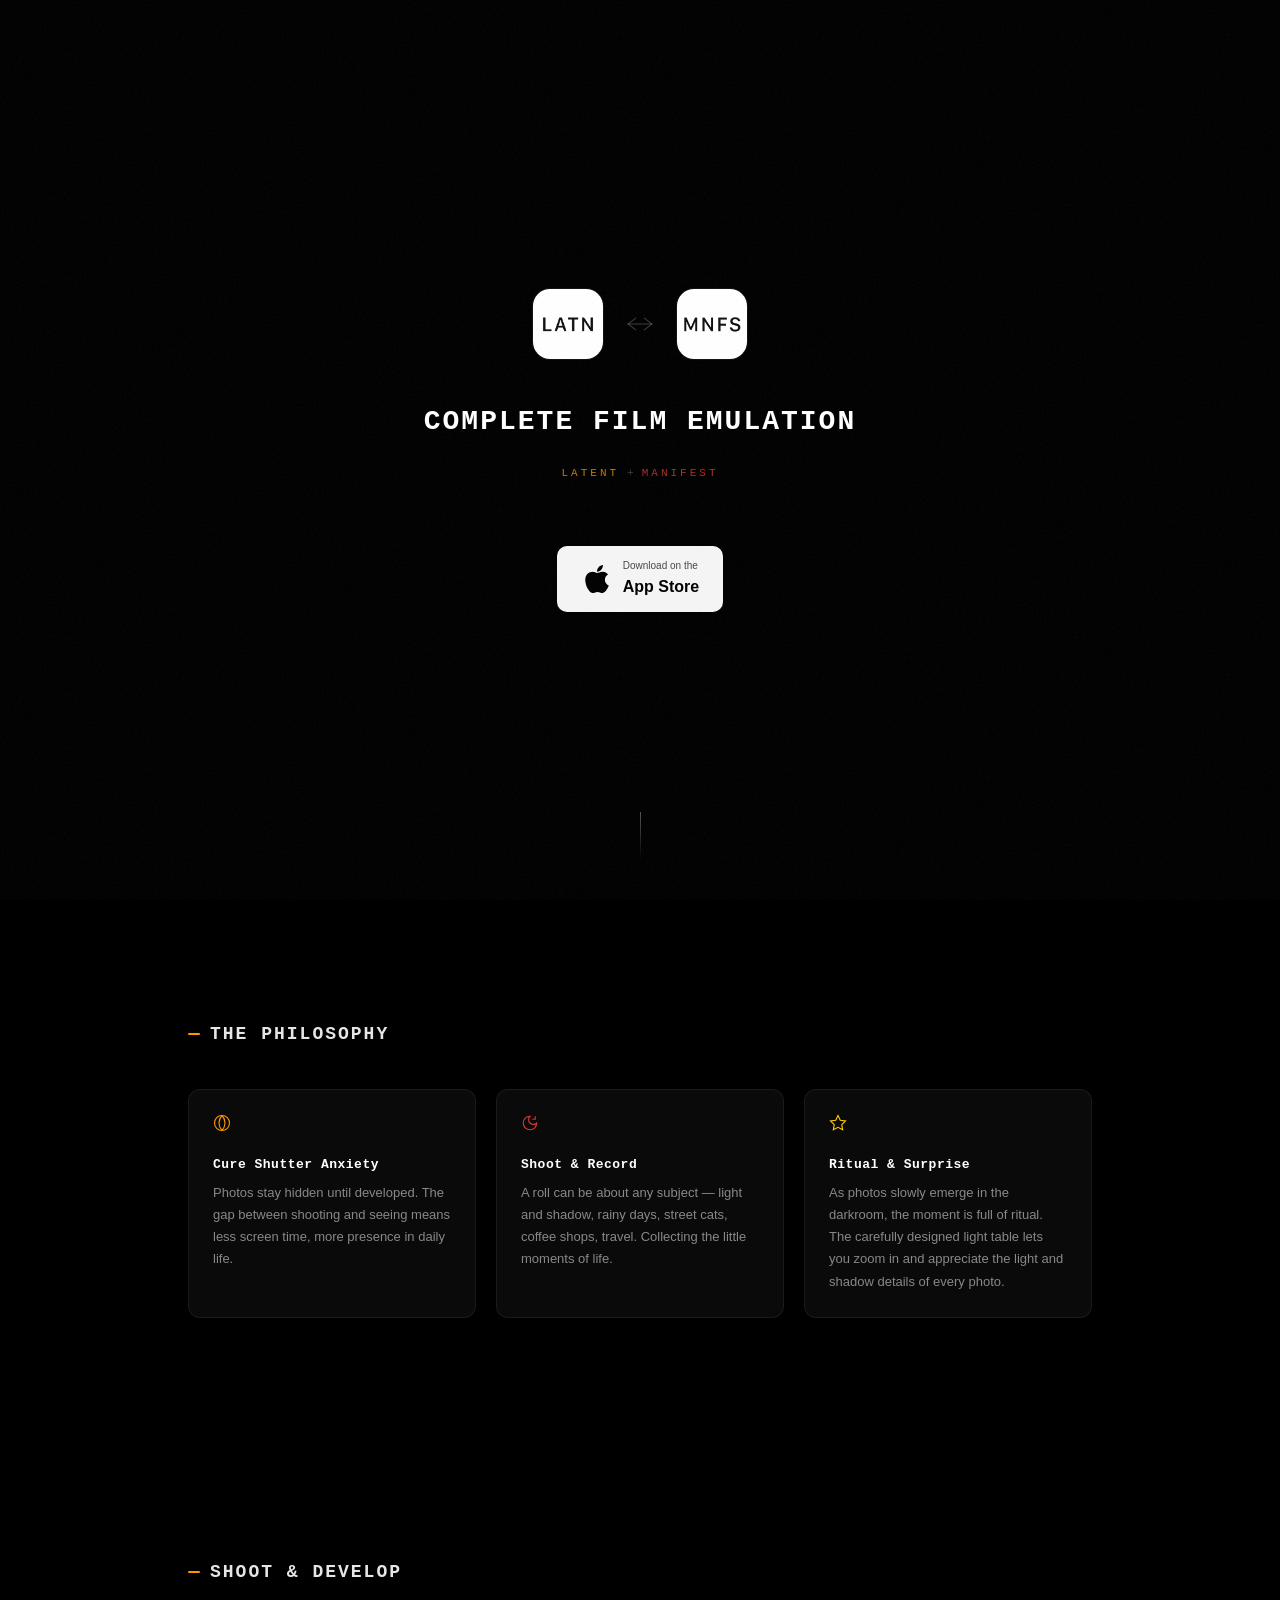
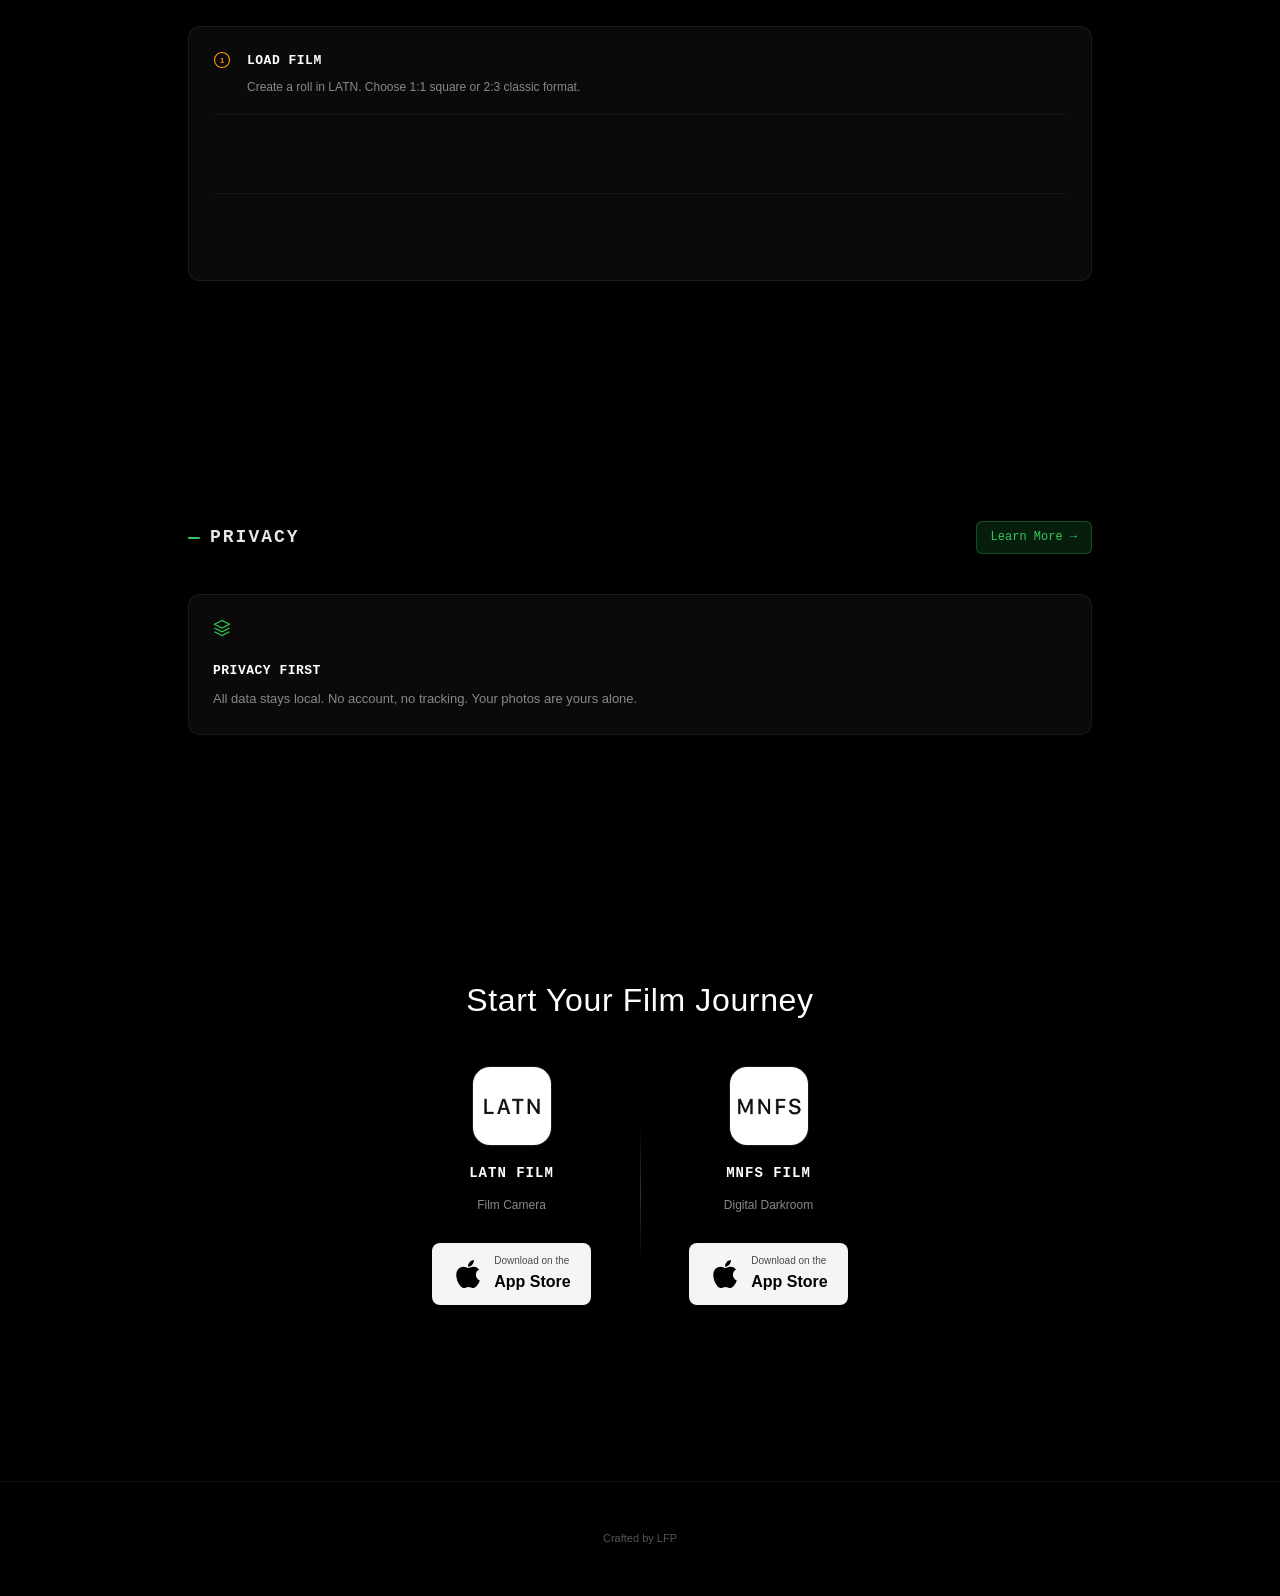
<file: index.html>
<!DOCTYPE html>
<html lang="en">
<head>
    <meta charset="UTF-8">
    <meta name="viewport" content="width=device-width, initial-scale=1.0">
    <title>LATN FILM & MNFS FILM - Complete Film Emulation</title>
    <meta name="description" content="LATENT & MANIFEST — Complete analog photography experience. Shoot latent images, develop in the darkroom.">
    <link rel="stylesheet" href="css/style.css">
    <link rel="icon" type="image/jpeg" href="assets/images/LATN-B.jpg">
    <style>
        /* 微信环境提示 */
        .wechat-hint {
            display: none;
            margin-top: 12px;
            color: #ff6b6b;
            font-size: 13px;
            text-align: center;
        }
        .hero-download-btn-wrap {
            display: flex;
            flex-direction: column;
            align-items: center;
        }
        .download-btn-wrap {
            display: flex;
            flex-direction: column;
            align-items: center;
        }
        .title-main {
            text-transform: uppercase;
        }
    </style>
</head>
<body>
    <!-- 全局胶片颗粒 -->
    <div class="grain-overlay"></div>

    <!-- Hero Section -->
    <section class="hero" id="hero">
        <div class="hero-content">
            <div class="hero-icons">
                <div class="hero-icon-wrapper">
                    <img src="assets/images/LATN-W.jpg" alt="LATENT" class="hero-app-icon" />
                </div>
                <div class="hero-icon-connector">
                    <svg width="32" height="24" viewBox="0 0 32 24" fill="none" stroke="currentColor" stroke-width="1.2">
                        <line x1="4" y1="12" x2="28" y2="12"/>
                        <polyline points="20 6 28 12 20 18"/>
                        <polyline points="12 6 4 12 12 18"/>
                    </svg>
                </div>
                <div class="hero-icon-wrapper">
                    <img src="assets/images/MNFS-W.jpg" alt="MANIFEST" class="hero-app-icon" />
                </div>
            </div>

            <h1 class="hero-title">
                <span class="title-main" data-i18n="hero-title-main">Complete Film Emulation</span>
            </h1>

            <div class="hero-brand-tags">
                <span class="brand-tag brand-tag--latent">LATENT</span>
                <span class="brand-tag-plus">+</span>
                <span class="brand-tag brand-tag--manifest">MANIFEST</span>
            </div>

            <div class="hero-download-btn-wrap">
                <a href="https://apps.apple.com/developer/fangpeng-li/id1879600591" target="_blank" rel="noopener noreferrer" class="hero-download-btn" data-download>
                    <svg class="app-store-icon" viewBox="0 0 384 512" fill="currentColor">
                        <path d="M318.7 268.7c-.2-36.7 16.4-64.4 50-84.8-18.8-26.9-47.2-41.7-84.7-44.6-35.5-2.8-74.3 20.7-88.5 20.7-15 0-49.4-19.7-76.4-19.7C63.3 141.2 4 184.8 4 273.5q0 39.3 14.4 81.2c12.8 36.7 59 126.7 107.2 125.2 25.2-.6 43-17.9 75.8-17.9 31.8 0 48.3 17.9 76.4 17.9 48.6-.7 90.4-82.5 102.6-119.3-65.2-30.7-61.7-90-61.7-91.9zm-56.6-164.2c27.3-32.4 24.8-61.9 24-72.5-24.1 1.4-52 16.4-67.9 34.9-17.5 19.8-27.8 44.3-25.6 71.9 26.1 2 52.3-11.4 69.5-34.3z"/>
                    </svg>
                    <div class="btn-text">
                        <span class="btn-text-small">Download on the</span>
                        <span class="btn-text-large">App Store</span>
                    </div>
                </a>
                <p class="wechat-hint" data-wechat-hint>请点击右上角···，选择用默认浏览器打开</p>
            </div>
        </div>

        <div class="scroll-indicator">
            <div class="scroll-line"></div>
        </div>
    </section>

    <!-- Philosophy Section -->
    <section class="section philosophy-section" id="philosophy">
        <div class="container">
            <div class="section-label">
                <span class="label-bar"></span>
                <span class="label-text label-text--white" data-i18n="label-philosophy">THE PHILOSOPHY</span>
            </div>

            <div class="philosophy-cards">
                <div class="philosophy-card fade-in">
                    <div class="philosophy-icon">
                        <svg viewBox="0 0 24 24" fill="none" stroke="currentColor" stroke-width="1.5">
                            <circle cx="12" cy="12" r="10"/>
                            <path d="M12 2a15.3 15.3 0 0 1 4 10 15.3 15.3 0 0 1-4 10 15.3 15.3 0 0 1-4-10 15.3 15.3 0 0 1 4-10z"/>
                        </svg>
                    </div>
                    <h3 data-i18n="phil-shoot-title">延迟满足</h3>
                    <p data-i18n="phil-shoot-desc">照片拍完先藏着，冲洗后才看得到。这种拍和看之间的间隔，让人少盯着屏幕，多在真实的当下里。没有重来，不用纠结——按下快门，就是治愈快门焦虑的开始。</p>
                </div>

                <div class="philosophy-card fade-in">
                    <div class="philosophy-icon philosophy-icon--red">
                        <svg viewBox="0 0 24 24" fill="none" stroke="currentColor" stroke-width="1.5">
                            <path d="M12 3a6 6 0 0 0 9 9 9 9 0 1 1-9-9z"/>
                            <path d="M19 3v4h-4"/>
                        </svg>
                    </div>
                    <h3 data-i18n="phil-develop-title">观察与记录</h3>
                    <p data-i18n="phil-develop-desc">一卷胶卷可以拍任何东西——晨光、雨天、街猫、咖啡馆。张数有限，每按一次快门都更珍贵。慢下来，看得更细，记得更牢。</p>
                </div>

                <div class="philosophy-card fade-in">
                    <div class="philosophy-icon philosophy-icon--warm">
                        <svg viewBox="0 0 24 24" fill="none" stroke="currentColor" stroke-width="1.5">
                            <path d="M12 2l3.09 6.26L22 9.27l-5 4.87 1.18 6.88L12 17.77l-6.18 3.25L7 14.14 2 9.27l6.91-1.01L12 2z"/>
                        </svg>
                    </div>
                    <h3 data-i18n="phil-anticipation-title">仪式感与惊喜</h3>
                    <p data-i18n="phil-anticipation-desc">当照片在暗房中缓缓显现，这是属于你的冲洗仪式。独特设计的看片台放大体验，让你近距离欣赏每一张照片的光影细节，还原那份属于胶片的震撼与感动。</p>
                </div>
            </div>
        </div>
    </section>

    <!-- Workflow Section -->
    <section class="section workflow-section" id="workflow">
        <div class="container">
            <div class="section-label">
                <span class="label-bar"></span>
                <span class="label-text label-text--white" data-i18n="label-workflow">SHOOT & DEVELOP</span>
            </div>

            <div class="workflow-cards">
                <div class="workflow-card fade-in">
                    <div class="workflow-icon">
                        <svg viewBox="0 0 24 24" fill="none" stroke="currentColor" stroke-width="1.5">
                            <circle cx="12" cy="12" r="10"/>
                            <text x="12" y="16" text-anchor="middle" font-size="10" font-weight="bold" fill="currentColor" stroke="none">1</text>
                        </svg>
                    </div>
                    <div class="workflow-card-content">
                        <h3 data-i18n="wf-step1-title">LOAD FILM</h3>
                        <p data-i18n="wf-step1-desc">Create a roll in LATN. Choose 1:1 square or 2:3 classic format.</p>
                    </div>
                </div>

                <div class="divider-line"></div>

                <div class="workflow-card fade-in">
                    <div class="workflow-icon">
                        <svg viewBox="0 0 24 24" fill="none" stroke="currentColor" stroke-width="1.5">
                            <circle cx="12" cy="12" r="10"/>
                            <text x="12" y="16" text-anchor="middle" font-size="10" font-weight="bold" fill="currentColor" stroke="none">2</text>
                        </svg>
                    </div>
                    <div class="workflow-card-content">
                        <h3 data-i18n="wf-step2-title">SHOOT & RECORD</h3>
                        <p data-i18n="wf-step2-desc">Expose your frames. Every shot is sealed — invisible until developed, just like real film.</p>
                    </div>
                </div>

                <div class="divider-line"></div>

                <div class="workflow-card fade-in">
                    <div class="workflow-icon">
                        <svg viewBox="0 0 24 24" fill="none" stroke="currentColor" stroke-width="1.5">
                            <circle cx="12" cy="12" r="10"/>
                            <text x="12" y="16" text-anchor="middle" font-size="10" font-weight="bold" fill="currentColor" stroke="none">3</text>
                        </svg>
                    </div>
                    <div class="workflow-card-content">
                        <h3 data-i18n="wf-step3-title">DEVELOP & EXPORT</h3>
                        <p data-i18n="wf-step3-desc">Open MNFS, choose a film stock, and develop. Export and save to your library.</p>
                    </div>
                </div>
            </div>
        </div>
    </section>

    <!-- Privacy Section -->
    <section class="section privacy-section" id="privacy">
        <div class="container">
            <div class="section-label">
                <span class="label-bar label-bar--green"></span>
                <span class="label-text label-text--white" data-i18n="label-privacy">PRIVACY</span>
                <a href="privacy.html" class="privacy-learn-more" data-i18n="privacy-learn-more">了解更多 →</a>
            </div>

            <div class="privacy-cards">
                <div class="privacy-card fade-in">
                    <div class="privacy-icon">
                        <svg viewBox="0 0 24 24" fill="none" stroke="currentColor" stroke-width="1.5"><path d="M12 2L2 7l10 5 10-5-10-5z"/><path d="M2 17l10 5 10-5"/><path d="M2 12l10 5 10-5"/></svg>
                    </div>
                    <h4 data-i18n="priv-title">PRIVACY FIRST</h4>
                    <p data-i18n="priv-desc">所有数据本地存储，无需账户，不追踪。你的照片只属于你。</p>
                </div>
            </div>
        </div>
    </section>

    <!-- Download Section -->
    <section class="section download-section" id="download">
        <div class="container">
            <div class="download-content">
                <h2 class="download-title" data-i18n="download-title">Start Your Film Journey</h2>

                <div class="download-apps-container">
                    <div class="download-app-column">
                        <img src="assets/images/LATN-W.jpg" alt="LATN" class="download-showcase-icon" />
                        <span class="download-showcase-name">LATN FILM</span>
                        <span class="download-showcase-role" data-i18n="latn-role">Film Camera</span>
                        <div class="download-btn-wrap">
                            <a href="https://apps.apple.com/us/app/latn-film/id6760212858" target="_blank" rel="noopener noreferrer" class="download-btn" data-download>
                                <svg class="app-store-icon" viewBox="0 0 384 512" fill="currentColor">
                                    <path d="M318.7 268.7c-.2-36.7 16.4-64.4 50-84.8-18.8-26.9-47.2-41.7-84.7-44.6-35.5-2.8-74.3 20.7-88.5 20.7-15 0-49.4-19.7-76.4-19.7C63.3 141.2 4 184.8 4 273.5q0 39.3 14.4 81.2c12.8 36.7 59 126.7 107.2 125.2 25.2-.6 43-17.9 75.8-17.9 31.8 0 48.3 17.9 76.4 17.9 48.6-.7 90.4-82.5 102.6-119.3-65.2-30.7-61.7-90-61.7-91.9zm-56.6-164.2c27.3-32.4 24.8-61.9 24-72.5-24.1 1.4-52 16.4-67.9 34.9-17.5 19.8-27.8 44.3-25.6 71.9 26.1 2 52.3-11.4 69.5-34.3z"/>
                                </svg>
                                <div class="btn-text">
                                    <span class="btn-text-small">Download on the</span>
                                    <span class="btn-text-large">App Store</span>
                                </div>
                            </a>
                            <p class="wechat-hint" data-wechat-hint>请点击右上角···，选择用默认浏览器打开</p>
                        </div>
                    </div>
                    <div class="download-divider-vertical"></div>
                    <div class="download-app-column">
                        <img src="assets/images/MNFS-W.jpg" alt="MNFS" class="download-showcase-icon" />
                        <span class="download-showcase-name">MNFS FILM</span>
                        <span class="download-showcase-role" data-i18n="mnfs-role">Digital Darkroom</span>
                        <div class="download-btn-wrap">
                            <a href="https://apps.apple.com/us/app/mnfs-film/id6760181384" target="_blank" rel="noopener noreferrer" class="download-btn" data-download>
                                <svg class="app-store-icon" viewBox="0 0 384 512" fill="currentColor">
                                    <path d="M318.7 268.7c-.2-36.7 16.4-64.4 50-84.8-18.8-26.9-47.2-41.7-84.7-44.6-35.5-2.8-74.3 20.7-88.5 20.7-15 0-49.4-19.7-76.4-19.7C63.3 141.2 4 184.8 4 273.5q0 39.3 14.4 81.2c12.8 36.7 59 126.7 107.2 125.2 25.2-.6 43-17.9 75.8-17.9 31.8 0 48.3 17.9 76.4 17.9 48.6-.7 90.4-82.5 102.6-119.3-65.2-30.7-61.7-90-61.7-91.9zm-56.6-164.2c27.3-32.4 24.8-61.9 24-72.5-24.1 1.4-52 16.4-67.9 34.9-17.5 19.8-27.8 44.3-25.6 71.9 26.1 2 52.3-11.4 69.5-34.3z"/>
                                </svg>
                                <div class="btn-text">
                                    <span class="btn-text-small">Download on the</span>
                                    <span class="btn-text-large">App Store</span>
                                </div>
                            </a>
                            <p class="wechat-hint" data-wechat-hint>请点击右上角···，选择用默认浏览器打开</p>
                        </div>
                    </div>
                </div>
            </div>
        </div>
    </section>

    <!-- Footer -->
    <footer class="footer">
        <div class="container">
            <div class="footer-content">
                <p class="footer-copyright">Crafted by LFP</p>
            </div>
        </div>
    </footer>

    <script src="js/main.js"></script>
    <script>
        // 多语言配置
        const i18n = {
            'zh-CN': {
                'page-title': 'LATN FILM & MNFS FILM - 完整模拟胶片摄影的体验',
                'hero-title-main': '完整模拟胶片摄影的体验',
                'label-philosophy': '设计理念',
                'latn-role': '胶片相机',
                'mnfs-role': '数字暗房',
                'phil-shoot-title': '治愈快门焦虑',
                'phil-shoot-desc': '照片拍完先藏着，冲洗后才看得到。这种拍和看的间隔，让人少盯着屏幕，多关注的当下生活。',
                'phil-develop-title': '拍摄与记录',
                'phil-develop-desc': '一卷胶卷可以拍任何主题——光影、雨天、街猫、咖啡馆、旅行，收集生活的各种瞬间。',
                'phil-anticipation-title': '仪式感与惊喜',
                'phil-anticipation-desc': '当照片在暗房中缓缓显现，充满仪式感。精心设计的看片台，可以放大欣赏每一张照片的光影细节。',
                'label-workflow': '拍摄和冲洗',
                'wf-step1-title': '装入胶卷',
                'wf-step1-desc': '在 LATN 新建胶卷，选择 1:1 方幅或 2:3 经典画幅。',
                'wf-step2-title': '拍摄记录',
                'wf-step2-desc': '尽情拍摄，每张照片在冲洗前都是暂时密封的，就像真实胶卷。',
                'wf-step3-title': '冲洗导出',
                'wf-step3-desc': '打开 MNFS，选择胶片配方，冲洗并导出到相册。',
                'label-privacy': '隐私',
                'privacy-learn-more': '了解更多 →',
                'priv-title': '隐私第一',
                'priv-desc': '所有数据本地存储，无需账户，不追踪。你的照片只属于你。',
                'download-title': '开始你的胶片之旅'
            },
            'en': {
                'page-title': 'LATN FILM & MNFS FILM - Complete Film Emulation',
                'hero-title-main': 'Complete Film Emulation',
                'label-philosophy': 'THE PHILOSOPHY',
                'latn-role': 'Film Camera',
                'mnfs-role': 'Digital Darkroom',
                'phil-shoot-title': 'Cure Shutter Anxiety',
                'phil-shoot-desc': 'Photos stay hidden until developed. The gap between shooting and seeing means less screen time, more presence in daily life.',
                'phil-develop-title': 'Shoot & Record',
                'phil-develop-desc': 'A roll can be about any subject — light and shadow, rainy days, street cats, coffee shops, travel. Collecting the little moments of life.',
                'phil-anticipation-title': 'Ritual & Surprise',
                'phil-anticipation-desc': 'As photos slowly emerge in the darkroom, the moment is full of ritual. The carefully designed light table lets you zoom in and appreciate the light and shadow details of every photo.',
                'label-workflow': 'SHOOT & DEVELOP',
                'wf-step1-title': 'LOAD FILM',
                'wf-step1-desc': 'Create a roll in LATN. Choose 1:1 square or 2:3 classic format.',
                'wf-step2-title': 'SHOOT & RECORD',
                'wf-step2-desc': 'Shoot freely. Every photo is temporarily sealed before developing, just like real film.',
                'wf-step3-title': 'DEVELOP & EXPORT',
                'wf-step3-desc': 'Open MNFS, choose a film stock, and develop. Export and save to your library.',
                'label-privacy': 'PRIVACY',
                'privacy-learn-more': 'Learn More →',
                'priv-title': 'PRIVACY FIRST',
                'priv-desc': 'All data stays local. No account, no tracking. Your photos are yours alone.',
                'download-title': 'Start Your Film Journey'
            }
        };

        function applyLanguage() {
            // Check URL parameter first, then fall back to browser language
            const urlParams = new URLSearchParams(window.location.search);
            const urlLang = urlParams.get('lang');
            const userLang = navigator.language || navigator.userLanguage;
            let lang;
            if (urlLang === 'en' || urlLang === 'zh') {
                lang = urlLang === 'zh' ? 'zh-CN' : 'en';
            } else {
                lang = userLang.startsWith('zh') ? 'zh-CN' : 'en';
            }
            document.documentElement.lang = lang;
            // Update page title based on language
            if (i18n[lang]['page-title']) {
                document.title = i18n[lang]['page-title'];
            }
            document.querySelectorAll('[data-i18n]').forEach(el => {
                const key = el.getAttribute('data-i18n');
                if (i18n[lang][key]) {
                    el.textContent = i18n[lang][key];
                }
            });
        }

        applyLanguage();

        // 微信环境检测与提示
        (function() {
            const isWeChat = /MicroMessenger/i.test(navigator.userAgent);
            if (!isWeChat) return;

            document.querySelectorAll('[data-download]').forEach(function(btn) {
                btn.addEventListener('click', function(e) {
                    e.preventDefault();
                    // 找到相邻的提示元素并显示
                    const hint = btn.parentElement.querySelector('[data-wechat-hint]');
                    if (hint) {
                        hint.style.display = 'block';
                    }
                });
            });
        })();
    </script>
</body>
</html>
</file>
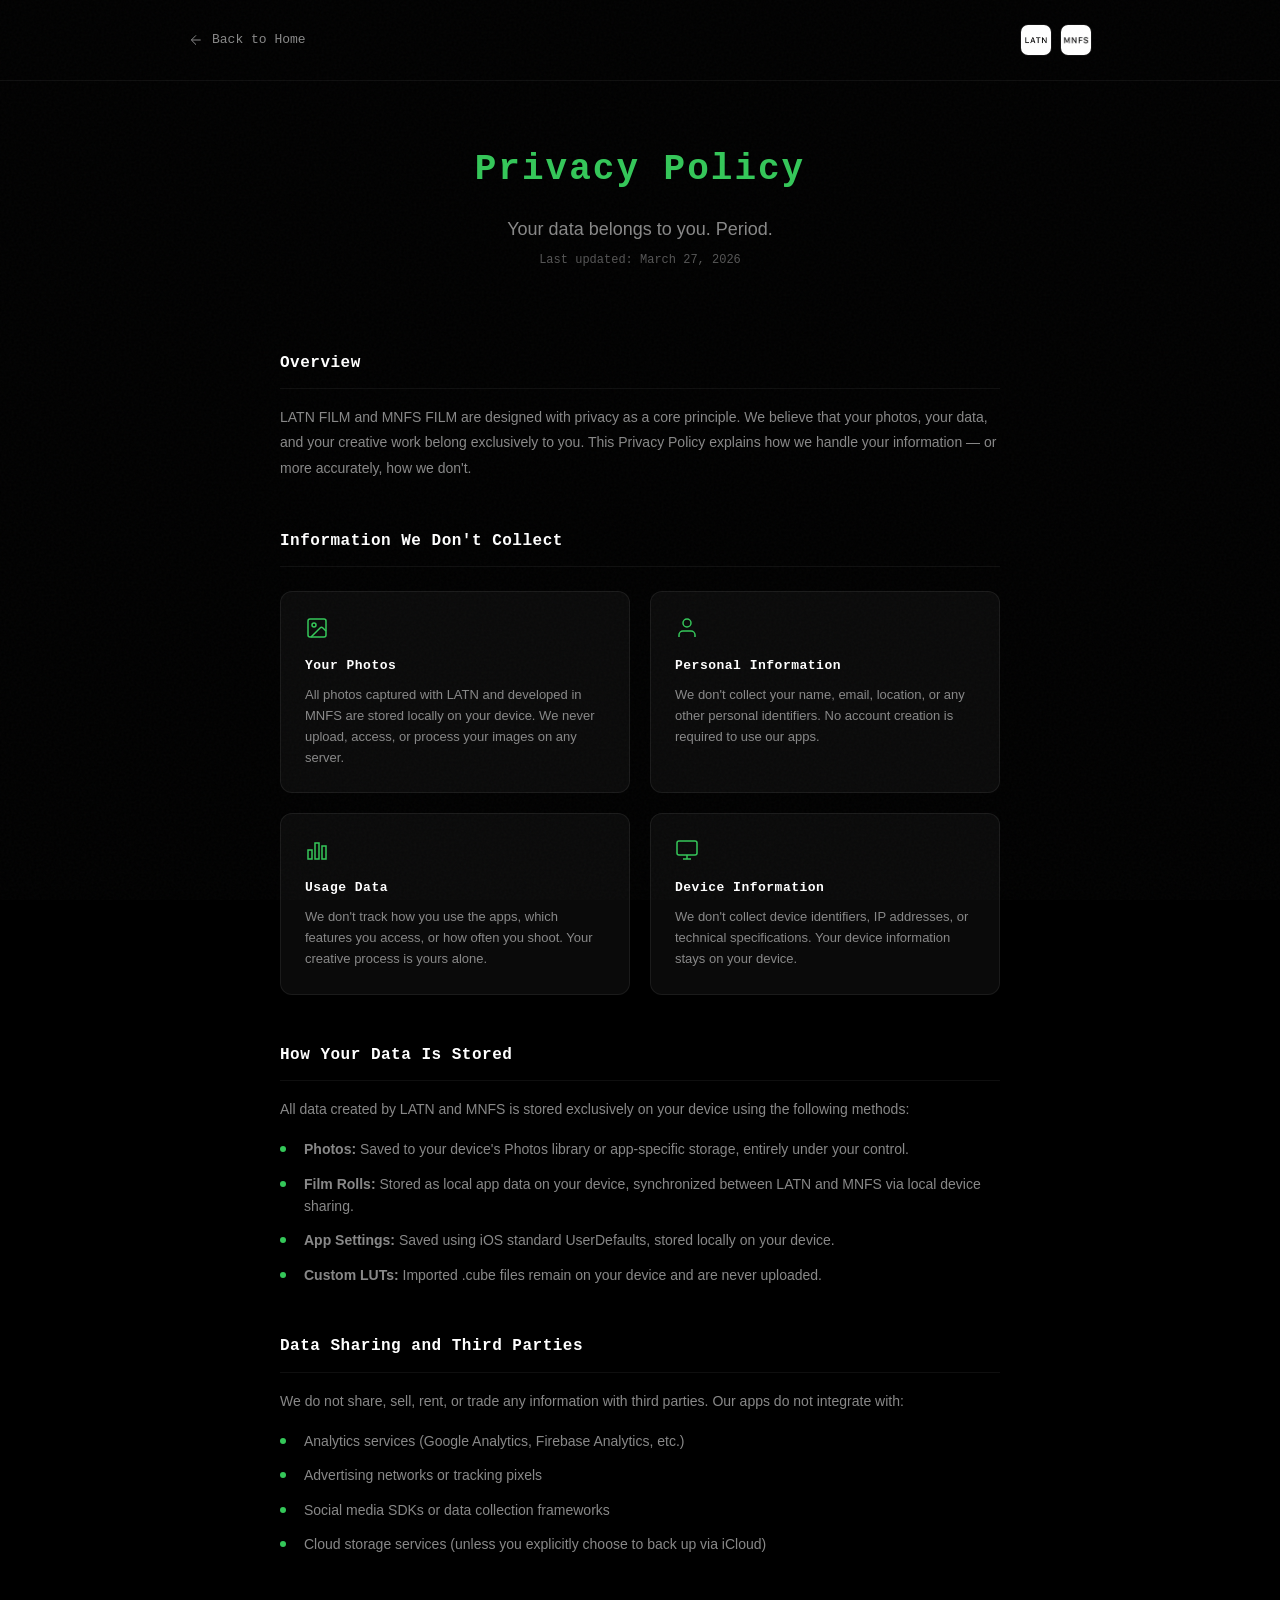
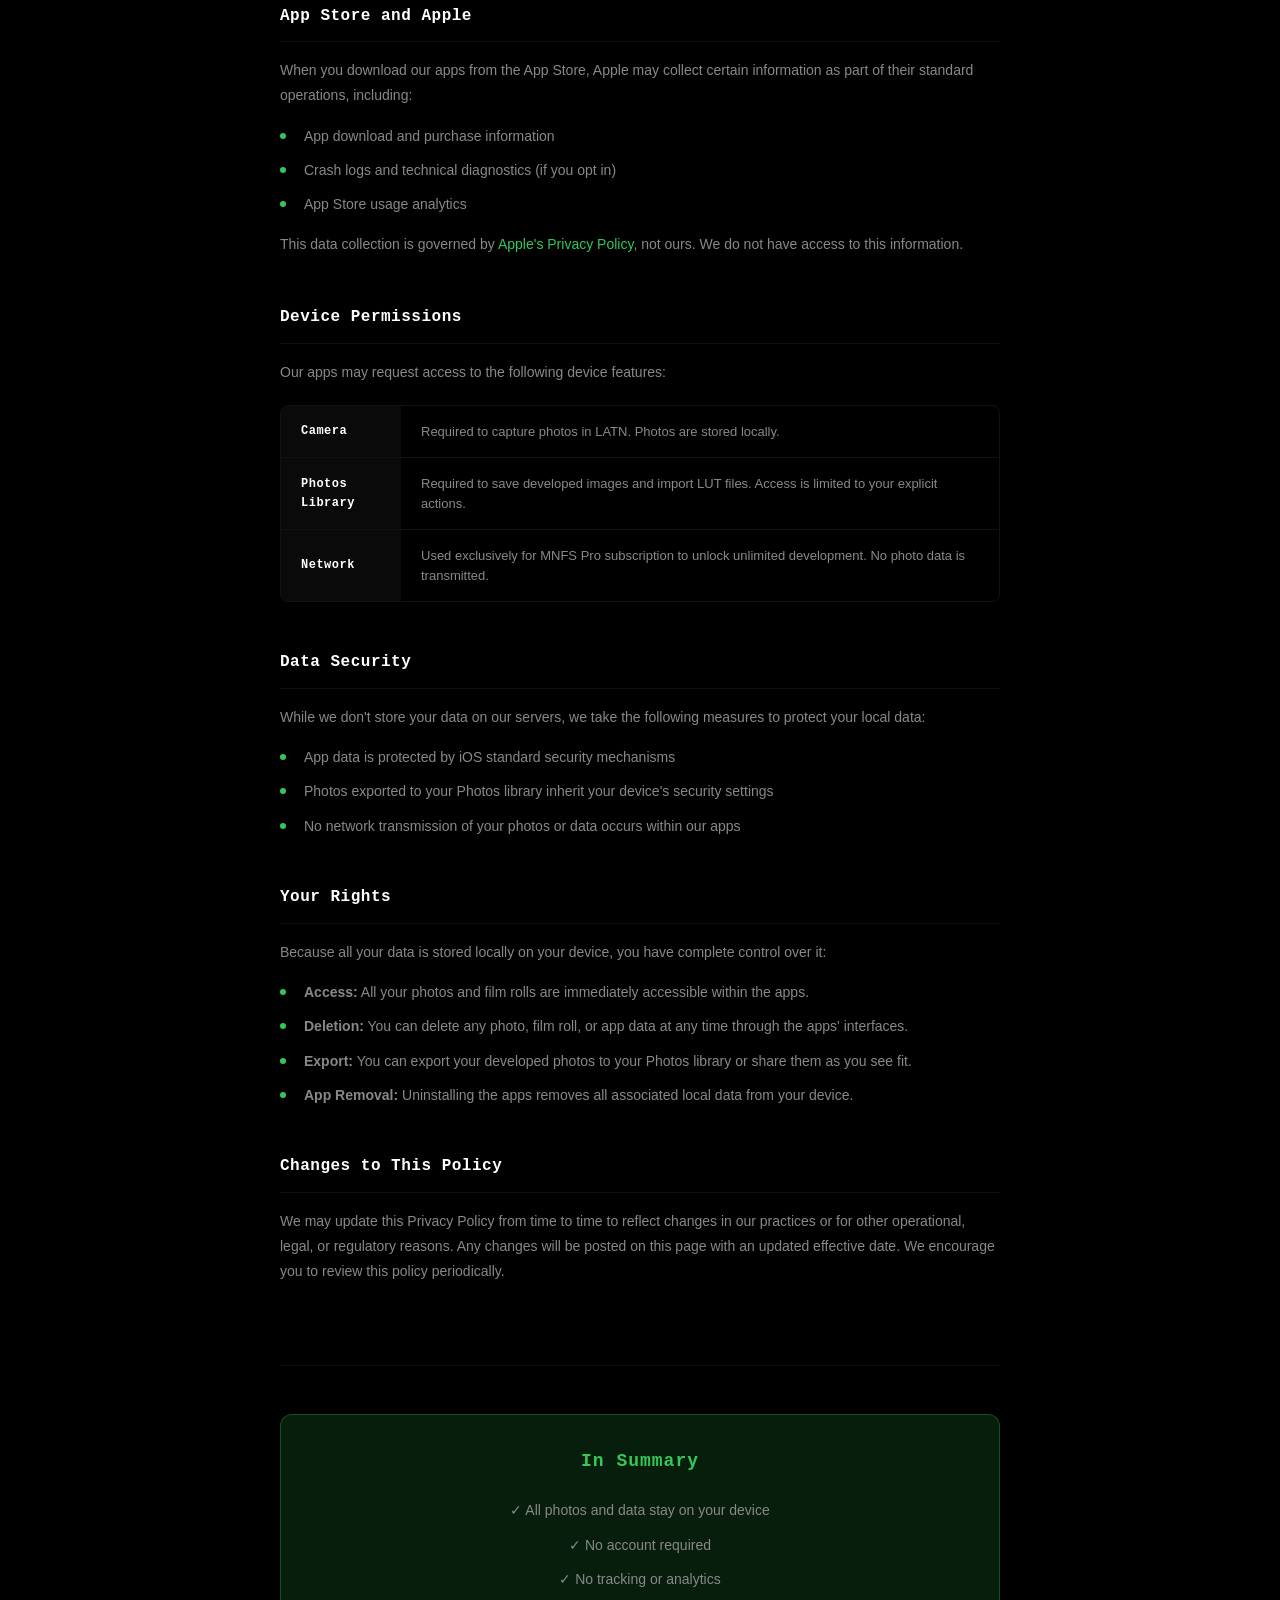
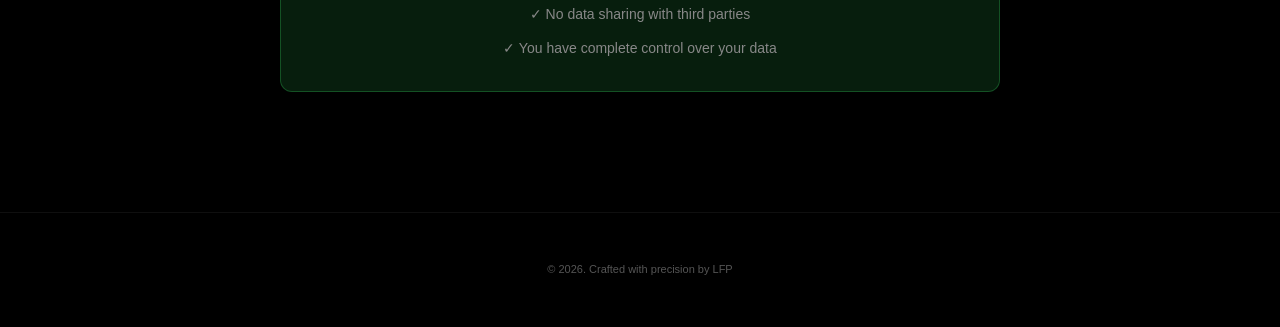
<file: privacy.html>
<!DOCTYPE html>
<html lang="en">
<head>
    <meta charset="UTF-8">
    <meta name="viewport" content="width=device-width, initial-scale=1.0">
    <title>Privacy Policy — LATENT & MANIFEST</title>
    <meta name="description" content="Privacy Policy for LATENT & MANIFEST Analog Photography System">
    <link rel="stylesheet" href="css/style.css">
    <link rel="stylesheet" href="css/privacy.css">
    <link rel="icon" type="image/jpeg" href="assets/images/LATN-B.jpg">
</head>
<body>
    <!-- 全局胶片颗粒 -->
    <div class="grain-overlay"></div>

    <!-- Header -->
    <header class="privacy-header">
        <div class="container">
            <a href="index.html" class="back-link">
                <svg viewBox="0 0 24 24" fill="none" stroke="currentColor" stroke-width="1.5">
                    <line x1="19" y1="12" x2="5" y2="12"/>
                    <polyline points="12 19 5 12 12 5"/>
                </svg>
                <span data-i18n="back-home">返回首页</span>
            </a>
            <div class="header-brand">
                <img src="assets/images/LATN-W.jpg" alt="LATENT" class="header-icon" />
                <img src="assets/images/MNFS-W.jpg" alt="MANIFEST" class="header-icon" />
            </div>
        </div>
    </header>

    <!-- Main Content -->
    <main class="privacy-main">
        <div class="container">
            <div class="privacy-hero">
                <h1 class="privacy-title" data-i18n="privacy-title">Privacy Policy</h1>
                <p class="privacy-subtitle" data-i18n="privacy-subtitle">Your data belongs to you. Period.</p>
                <p class="privacy-date" data-i18n="privacy-date">Last updated: March 27, 2026</p>
            </div>

            <div class="privacy-content">
                <!-- Overview -->
                <section class="privacy-section-detail">
                    <h2 data-i18n="overview-title">Overview</h2>
                    <p data-i18n="overview-desc">LATENT (LATN) and MANIFEST (MNFS) are designed with privacy as a core principle. We believe that your photos, your data, and your creative work belong exclusively to you. This Privacy Policy explains how we handle your information — or more accurately, how we don't.</p>
                </section>

                <!-- Data Collection -->
                <section class="privacy-section-detail">
                    <h2 data-i18n="collection-title">Information We Don't Collect</h2>
                    <div class="privacy-grid">
                        <div class="privacy-item">
                            <div class="privacy-item-icon">
                                <svg viewBox="0 0 24 24" fill="none" stroke="currentColor" stroke-width="1.5">
                                    <rect x="3" y="3" width="18" height="18" rx="2"/>
                                    <circle cx="9" cy="9" r="2"/>
                                    <path d="M21 15l-3.086-3.086a2 2 0 0 0-2.828 0L6 21"/>
                                </svg>
                            </div>
                            <h3 data-i18n="collection-photos-title">Your Photos</h3>
                            <p data-i18n="collection-photos-desc">All photos captured with LATN and developed in MNFS are stored locally on your device. We never upload, access, or process your images on any server.</p>
                        </div>
                        <div class="privacy-item">
                            <div class="privacy-item-icon">
                                <svg viewBox="0 0 24 24" fill="none" stroke="currentColor" stroke-width="1.5">
                                    <path d="M20 21v-2a4 4 0 0 0-4-4H8a4 4 0 0 0-4 4v2"/>
                                    <circle cx="12" cy="7" r="4"/>
                                </svg>
                            </div>
                            <h3 data-i18n="collection-personal-title">Personal Information</h3>
                            <p data-i18n="collection-personal-desc">We don't collect your name, email, location, or any other personal identifiers. No account creation is required to use our apps.</p>
                        </div>
                        <div class="privacy-item">
                            <div class="privacy-item-icon">
                                <svg viewBox="0 0 24 24" fill="none" stroke="currentColor" stroke-width="1.5">
                                    <rect x="3" y="12" width="4" height="9"/>
                                    <rect x="10" y="5" width="4" height="16"/>
                                    <rect x="17" y="8" width="4" height="13"/>
                                </svg>
                            </div>
                            <h3 data-i18n="collection-usage-title">Usage Data</h3>
                            <p data-i18n="collection-usage-desc">We don't track how you use the apps, which features you access, or how often you shoot. Your creative process is yours alone.</p>
                        </div>
                        <div class="privacy-item">
                            <div class="privacy-item-icon">
                                <svg viewBox="0 0 24 24" fill="none" stroke="currentColor" stroke-width="1.5">
                                    <rect x="2" y="3" width="20" height="14" rx="2" ry="2"/>
                                    <line x1="8" y1="21" x2="16" y2="21"/>
                                    <line x1="12" y1="17" x2="12" y2="21"/>
                                </svg>
                            </div>
                            <h3 data-i18n="collection-device-title">Device Information</h3>
                            <p data-i18n="collection-device-desc">We don't collect device identifiers, IP addresses, or technical specifications. Your device information stays on your device.</p>
                        </div>
                    </div>
                </section>

                <!-- Local Storage -->
                <section class="privacy-section-detail">
                    <h2 data-i18n="storage-title">How Your Data Is Stored</h2>
                    <p data-i18n="storage-intro">All data created by LATN and MNFS is stored exclusively on your device using the following methods:</p>
                    <ul class="privacy-list">
                        <li data-i18n="storage-item1"><strong>Photos:</strong> Saved to your device's Photos library or app-specific storage, entirely under your control.</li>
                        <li data-i18n="storage-item2"><strong>Film Rolls:</strong> Stored as local app data on your device, synchronized between LATN and MNFS via local device sharing.</li>
                        <li data-i18n="storage-item3"><strong>App Settings:</strong> Saved using iOS standard UserDefaults, stored locally on your device.</li>
                        <li data-i18n="storage-item4"><strong>Custom LUTs:</strong> Imported .cube files remain on your device and are never uploaded.</li>
                    </ul>
                </section>

                <!-- Data Sharing -->
                <section class="privacy-section-detail">
                    <h2 data-i18n="sharing-title">Data Sharing and Third Parties</h2>
                    <p data-i18n="sharing-desc">We do not share, sell, rent, or trade any information with third parties. Our apps do not integrate with:</p>
                    <ul class="privacy-list">
                        <li data-i18n="sharing-item1">Analytics services (Google Analytics, Firebase Analytics, etc.)</li>
                        <li data-i18n="sharing-item2">Advertising networks or tracking pixels</li>
                        <li data-i18n="sharing-item3">Social media SDKs or data collection frameworks</li>
                        <li data-i18n="sharing-item4">Cloud storage services (unless you explicitly choose to back up via iCloud)</li>
                    </ul>
                </section>

                <!-- App Store Data -->
                <section class="privacy-section-detail">
                    <h2 data-i18n="appstore-title">App Store and Apple</h2>
                    <p data-i18n="appstore-desc">When you download our apps from the App Store, Apple may collect certain information as part of their standard operations, including:</p>
                    <ul class="privacy-list">
                        <li data-i18n="appstore-item1">App download and purchase information</li>
                        <li data-i18n="appstore-item2">Crash logs and technical diagnostics (if you opt in)</li>
                        <li data-i18n="appstore-item3">App Store usage analytics</li>
                    </ul>
                    <p data-i18n="appstore-note">This data collection is governed by <a href="https://www.apple.com/legal/privacy/" target="_blank" rel="noopener noreferrer">Apple's Privacy Policy</a>, not ours. We do not have access to this information.</p>
                </section>

                <!-- Permissions -->
                <section class="privacy-section-detail">
                    <h2 data-i18n="permissions-title">Device Permissions</h2>
                    <p data-i18n="permissions-desc">Our apps may request access to the following device features:</p>
                    <div class="permissions-table">
                        <div class="permission-row">
                            <div class="permission-name" data-i18n="perm-camera">Camera</div>
                            <div class="permission-purpose" data-i18n="perm-camera-desc">Required to capture photos in LATN. Photos are stored locally.</div>
                        </div>
                        <div class="permission-row">
                            <div class="permission-name" data-i18n="perm-photos">Photos Library</div>
                            <div class="permission-purpose" data-i18n="perm-photos-desc">Required to save developed images and import LUT files. Access is limited to your explicit actions.</div>
                        </div>
                        <div class="permission-row">
                            <div class="permission-name" data-i18n="perm-network">Network</div>
                            <div class="permission-purpose" data-i18n="perm-network-desc">Used exclusively for MNFS Pro subscription to unlock unlimited development. No photo data is transmitted.</div>
                        </div>
                    </div>
                </section>

                <!-- Data Security -->
                <section class="privacy-section-detail">
                    <h2 data-i18n="security-title">Data Security</h2>
                    <p data-i18n="security-desc">While we don't store your data on our servers, we take the following measures to protect your local data:</p>
                    <ul class="privacy-list">
                        <li data-i18n="security-item1">App data is protected by iOS standard security mechanisms</li>
                        <li data-i18n="security-item2">Photos exported to your Photos library inherit your device's security settings</li>
                        <li data-i18n="security-item3">No network transmission of your photos or data occurs within our apps</li>
                    </ul>
                </section>

                <!-- Your Rights -->
                <section class="privacy-section-detail">
                    <h2 data-i18n="rights-title">Your Rights</h2>
                    <p data-i18n="rights-desc">Because all your data is stored locally on your device, you have complete control over it:</p>
                    <ul class="privacy-list">
                        <li data-i18n="rights-item1"><strong>Access:</strong> All your photos and film rolls are immediately accessible within the apps.</li>
                        <li data-i18n="rights-item2"><strong>Deletion:</strong> You can delete any photo, film roll, or app data at any time through the apps' interfaces.</li>
                        <li data-i18n="rights-item3"><strong>Export:</strong> You can export your developed photos to your Photos library or share them as you see fit.</li>
                        <li data-i18n="rights-item4"><strong>App Removal:</strong> Uninstalling the apps removes all associated local data from your device.</li>
                    </ul>
                </section>

                <!-- Changes -->
                <section class="privacy-section-detail">
                    <h2 data-i18n="changes-title">Changes to This Policy</h2>
                    <p data-i18n="changes-desc">We may update this Privacy Policy from time to time to reflect changes in our practices or for other operational, legal, or regulatory reasons. Any changes will be posted on this page with an updated effective date. We encourage you to review this policy periodically.</p>
                </section>

                <!-- Summary -->
                <section class="privacy-summary">
                    <div class="summary-box">
                        <h2 data-i18n="summary-title">In Summary</h2>
                        <ul class="summary-list">
                            <li data-i18n="summary-item1">✓ All photos and data stay on your device</li>
                            <li data-i18n="summary-item2">✓ No account required</li>
                            <li data-i18n="summary-item3">✓ No tracking or analytics</li>
                            <li data-i18n="summary-item4">✓ No data sharing with third parties</li>
                            <li data-i18n="summary-item5">✓ You have complete control over your data</li>
                        </ul>
                    </div>
                </section>
            </div>
        </div>
    </main>

    <!-- Footer -->
    <footer class="footer">
        <div class="container">
            <div class="footer-content">
                <p class="footer-copyright">&copy; 2026. Crafted with precision by LFP</p>
            </div>
        </div>
    </footer>

    <script src="js/main.js"></script>
    <script>
        // 多语言配置
        const i18n = {
            'zh-CN': {
                'back-home': '返回首页',
                'privacy-title': '隐私政策',
                'privacy-subtitle': '你的数据只属于你。仅此而已。',
                'privacy-date': '最后更新：2026年3月27日',
                'overview-title': '概述',
                'overview-desc': 'LATN FILM 和 MNFS FILM 将隐私作为核心设计原则。我们相信你的照片、数据和创作成果完全属于你。本隐私政策说明了我们如何处理你的信息——更准确地说，是我们如何不处理你的信息。',
                'collection-title': '我们不收集的信息',
                'collection-photos-title': '你的照片',
                'collection-photos-desc': '所有使用 LATN 拍摄并在 MNFS 中冲洗的照片都存储在你的设备本地。我们从不将图片上传到任何服务器，也不访问或处理你的图像。',
                'collection-personal-title': '个人信息',
                'collection-personal-desc': '我们不收集你的姓名、邮箱、位置或任何其他个人识别信息。使用我们的应用无需创建账户。',
                'collection-usage-title': '使用数据',
                'collection-usage-desc': '我们不追踪你如何使用应用、访问哪些功能或拍摄频率。你的创作过程只属于你自己。',
                'collection-device-title': '设备信息',
                'collection-device-desc': '我们不收集设备标识符、IP 地址或技术规格。你的设备信息保留在你的设备上。',
                'storage-title': '数据如何存储',
                'storage-intro': 'LATN 和 MNFS 创建的所有数据都仅存储在你的设备上，使用以下方式：',
                'storage-item1': '<strong>照片：</strong>保存到你的设备照片库或应用专属存储空间，完全由你控制。',
                'storage-item2': '<strong>胶卷：</strong>作为本地应用数据存储在你的设备上，通过本地设备共享在 LATN 和 MNFS 之间同步。',
                'storage-item3': '<strong>应用设置：</strong>使用 iOS 标准 UserDefaults 保存，存储在设备本地。',
                'storage-item4': '<strong>自定义 LUT：</strong>导入的 .cube 文件保留在你的设备上，从不上传。',
                'sharing-title': '数据分享与第三方',
                'sharing-desc': '我们不会与第三方分享、出售、出租或交易任何信息。我们的应用不集成：',
                'sharing-item1': '分析服务（Google Analytics、Firebase Analytics 等）',
                'sharing-item2': '广告网络或追踪像素',
                'sharing-item3': '社交媒体 SDK 或数据收集框架',
                'sharing-item4': '云存储服务（除非你明确选择通过 iCloud 备份）',
                'appstore-title': 'App Store 与 Apple',
                'appstore-desc': '当你从 App Store 下载我们的应用时，Apple 可能会作为其标准运营的一部分收集某些信息，包括：',
                'appstore-item1': '应用下载和购买信息',
                'appstore-item2': '崩溃日志和技术诊断（如果你选择加入）',
                'appstore-item3': 'App Store 使用分析',
                'appstore-note': '这些数据收集受 <a href="https://www.apple.com/legal/privacy/" target="_blank" rel="noopener noreferrer">Apple 隐私政策</a> 管辖，而非我们的政策。我们无法访问这些信息。',
                'permissions-title': '设备权限',
                'permissions-desc': '我们的应用可能会请求访问以下设备功能：',
                'perm-camera': '相机',
                'perm-camera-desc': 'LATN 拍摄照片所需。照片存储在本地。',
                'perm-photos': '照片库',
                'perm-photos-desc': '保存冲洗后的图像和导入 LUT 文件所需。访问仅限于你的明确操作。',
                'perm-network': '网络访问',
                'perm-network-desc': '仅用于 MNFS Pro 订阅以解锁无限冲洗数量。不传输任何照片数据。',
                'security-title': '数据安全',
                'security-desc': '虽然我们不在服务器上存储你的数据，但我们采取以下措施保护你的本地数据：',
                'security-item1': '应用数据受 iOS 标准安全机制保护',
                'security-item2': '导出到照片库的照片继承你设备的安全设置',
                'security-item3': '我们的应用内不会传输你的照片或数据到网络',
                'rights-title': '你的权利',
                'rights-desc': '因为你的所有数据都存储在你的设备本地，你拥有完全的控制权：',
                'rights-item1': '<strong>访问：</strong>你的所有照片和胶卷都可以在应用内立即访问。',
                'rights-item2': '<strong>删除：</strong>你可以随时通过应用界面删除任何照片、胶卷或应用数据。',
                'rights-item3': '<strong>导出：</strong>你可以将冲洗后的照片导出到照片库或按你的意愿分享。',
                'rights-item4': '<strong>应用移除：</strong>卸载应用会从你的设备中删除所有关联的本地数据。',
                'children-title': '儿童隐私',
                'children-desc': '我们的应用不会故意收集13岁以下儿童的任何个人信息。由于我们不收集任何人的个人信息，我们的应用本质上符合包括 COPPA 和 GDPR-K 在内的儿童隐私法规。',
                'changes-title': '政策变更',
                'changes-desc': '我们可能会不时更新本隐私政策，以反映我们的实践变化或其他运营、法律或监管原因。任何变更都将发布在此页面上，并更新生效日期。我们鼓励你定期查看本政策。',
                'contact-title': '联系我们',
                'contact-desc': '如果你对本隐私政策或我们的隐私实践有任何问题、疑虑或请求，请联系我们：',
                'contact-email': '邮箱：<a href="mailto:privacy@latentmanifest.app">privacy@latentmanifest.app</a>',
                'contact-response': '我们力争在48小时内回复所有隐私相关的咨询。',
                'summary-title': '总结',
                'summary-item1': '✓ 所有照片和数据都保留在你的设备上',
                'summary-item2': '✓ 无需创建账户',
                'summary-item3': '✓ 无追踪或分析',
                'summary-item4': '✓ 不与第三方分享数据',
                'summary-item5': '✓ 你对数据拥有完全控制权',
                'footer-text': '胶片摄影系统'
            },
            'en': {
                'back-home': 'Back to Home',
                'privacy-title': 'Privacy Policy',
                'privacy-subtitle': 'Your data belongs to you. Period.',
                'privacy-date': 'Last updated: March 27, 2026',
                'overview-title': 'Overview',
                'overview-desc': 'LATN FILM and MNFS FILM are designed with privacy as a core principle. We believe that your photos, your data, and your creative work belong exclusively to you. This Privacy Policy explains how we handle your information — or more accurately, how we don\'t.',
                'collection-title': 'Information We Don\'t Collect',
                'collection-photos-title': 'Your Photos',
                'collection-photos-desc': 'All photos captured with LATN and developed in MNFS are stored locally on your device. We never upload, access, or process your images on any server.',
                'collection-personal-title': 'Personal Information',
                'collection-personal-desc': 'We don\'t collect your name, email, location, or any other personal identifiers. No account creation is required to use our apps.',
                'collection-usage-title': 'Usage Data',
                'collection-usage-desc': 'We don\'t track how you use the apps, which features you access, or how often you shoot. Your creative process is yours alone.',
                'collection-device-title': 'Device Information',
                'collection-device-desc': 'We don\'t collect device identifiers, IP addresses, or technical specifications. Your device information stays on your device.',
                'storage-title': 'How Your Data Is Stored',
                'storage-intro': 'All data created by LATN and MNFS is stored exclusively on your device using the following methods:',
                'storage-item1': '<strong>Photos:</strong> Saved to your device\'s Photos library or app-specific storage, entirely under your control.',
                'storage-item2': '<strong>Film Rolls:</strong> Stored as local app data on your device, synchronized between LATN and MNFS via local device sharing.',
                'storage-item3': '<strong>App Settings:</strong> Saved using iOS standard UserDefaults, stored locally on your device.',
                'storage-item4': '<strong>Custom LUTs:</strong> Imported .cube files remain on your device and are never uploaded.',
                'sharing-title': 'Data Sharing and Third Parties',
                'sharing-desc': 'We do not share, sell, rent, or trade any information with third parties. Our apps do not integrate with:',
                'sharing-item1': 'Analytics services (Google Analytics, Firebase Analytics, etc.)',
                'sharing-item2': 'Advertising networks or tracking pixels',
                'sharing-item3': 'Social media SDKs or data collection frameworks',
                'sharing-item4': 'Cloud storage services (unless you explicitly choose to back up via iCloud)',
                'appstore-title': 'App Store and Apple',
                'appstore-desc': 'When you download our apps from the App Store, Apple may collect certain information as part of their standard operations, including:',
                'appstore-item1': 'App download and purchase information',
                'appstore-item2': 'Crash logs and technical diagnostics (if you opt in)',
                'appstore-item3': 'App Store usage analytics',
                'appstore-note': 'This data collection is governed by <a href="https://www.apple.com/legal/privacy/" target="_blank" rel="noopener noreferrer">Apple\'s Privacy Policy</a>, not ours. We do not have access to this information.',
                'permissions-title': 'Device Permissions',
                'permissions-desc': 'Our apps may request access to the following device features:',
                'perm-camera': 'Camera',
                'perm-camera-desc': 'Required to capture photos in LATN. Photos are stored locally.',
                'perm-photos': 'Photos Library',
                'perm-photos-desc': 'Required to save developed images and import LUT files. Access is limited to your explicit actions.',
                'perm-network': 'Network',
                'perm-network-desc': 'Used exclusively for MNFS Pro subscription to unlock unlimited development. No photo data is transmitted.',
                'security-title': 'Data Security',
                'security-desc': 'While we don\'t store your data on our servers, we take the following measures to protect your local data:',
                'security-item1': 'App data is protected by iOS standard security mechanisms',
                'security-item2': 'Photos exported to your Photos library inherit your device\'s security settings',
                'security-item3': 'No network transmission of your photos or data occurs within our apps',
                'rights-title': 'Your Rights',
                'rights-desc': 'Because all your data is stored locally on your device, you have complete control over it:',
                'rights-item1': '<strong>Access:</strong> All your photos and film rolls are immediately accessible within the apps.',
                'rights-item2': '<strong>Deletion:</strong> You can delete any photo, film roll, or app data at any time through the apps\' interfaces.',
                'rights-item3': '<strong>Export:</strong> You can export your developed photos to your Photos library or share them as you see fit.',
                'rights-item4': '<strong>App Removal:</strong> Uninstalling the apps removes all associated local data from your device.',
                'children-title': 'Children\'s Privacy',
                'children-desc': 'Our apps do not knowingly collect any personal information from children under the age of 13. Since we don\'t collect personal information from anyone, our apps are inherently compliant with children\'s privacy regulations including COPPA and GDPR-K.',
                'changes-title': 'Changes to This Policy',
                'changes-desc': 'We may update this Privacy Policy from time to time to reflect changes in our practices or for other operational, legal, or regulatory reasons. Any changes will be posted on this page with an updated effective date. We encourage you to review this policy periodically.',
                'contact-title': 'Contact Us',
                'contact-desc': 'If you have any questions, concerns, or requests regarding this Privacy Policy or our privacy practices, please contact us:',
                'contact-email': 'Email: <a href="mailto:privacy@latentmanifest.app">privacy@latentmanifest.app</a>',
                'contact-response': 'We aim to respond to all privacy-related inquiries within 48 hours.',
                'summary-title': 'In Summary',
                'summary-item1': '✓ All photos and data stay on your device',
                'summary-item2': '✓ No account required',
                'summary-item3': '✓ No tracking or analytics',
                'summary-item4': '✓ No data sharing with third parties',
                'summary-item5': '✓ You have complete control over your data',
                'footer-text': 'Analog Photography System'
            }
        };

        function applyLanguage() {
            const userLang = navigator.language || navigator.userLanguage;
            const lang = userLang.startsWith('zh') ? 'zh-CN' : 'en';
            document.documentElement.lang = lang;
            document.querySelectorAll('[data-i18n]').forEach(el => {
                const key = el.getAttribute('data-i18n');
                if (i18n[lang][key]) {
                    el.innerHTML = i18n[lang][key];
                }
            });
        }

        applyLanguage();
    </script>
</body>
</html>
</file>
<file: css/style.css>
/* ========================================
   LATENT & MANIFEST — 胶片摄影系统官网
   重构版：参考 ManifestCompanionDetailView 设计语言
   极简 · 暗调 · 胶片美学 · 仪式感
   ======================================== */

:root {
    --color-bg: #000000;
    --color-bg-alt: #0a0a0a;
    --color-surface: rgba(255,255,255,0.04);
    --color-surface-border: rgba(255,255,255,0.07);

    --color-orange: #ff9500;
    --color-orange-dim: rgba(255,149,0,0.15);
    --color-orange-border: rgba(255,149,0,0.3);

    --color-red: #d93832;
    --color-red-dim: rgba(217,56,50,0.15);
    --color-red-border: rgba(217,56,50,0.3);

    --color-green: #34c759;
    --color-green-dim: rgba(52,199,89,0.15);

    --color-text: #ffffff;
    --color-text-secondary: #888888;
    --color-text-muted: #555555;
    --color-divider: rgba(255,255,255,0.06);

    --font-mono: "SF Mono", "Monaco", "Consolas", "Liberation Mono", "PingFang SC", "Hiragino Sans GB", "Microsoft YaHei", monospace;
    --font-system: -apple-system, BlinkMacSystemFont, "SF Pro Display", "PingFang SC", "Hiragino Sans GB", "Segoe UI", Roboto, "Helvetica Neue", Arial, sans-serif;

    --container-max: 960px;
    --section-gap: 120px;
    --transition: 0.3s ease;
}

/* Reset */
*, *::before, *::after { box-sizing: border-box; margin: 0; padding: 0; }
html { scroll-behavior: smooth; font-size: 16px; }

body {
    font-family: var(--font-system);
    background: var(--color-bg);
    color: var(--color-text);
    line-height: 1.6;
    -webkit-font-smoothing: antialiased;
    overflow-x: hidden;
}

::-webkit-scrollbar { width: 6px; }
::-webkit-scrollbar-track { background: var(--color-bg); }
::-webkit-scrollbar-thumb { background: #2a2a2a; border-radius: 3px; }

.container {
    max-width: var(--container-max);
    margin: 0 auto;
    padding: 0 28px;
}

/* Grain overlay */
.grain-overlay {
    position: fixed;
    inset: 0;
    opacity: 0.03;
    pointer-events: none;
    z-index: 9999;
    background-image: url("data:image/svg+xml,%3Csvg viewBox='0 0 400 400' xmlns='http://www.w3.org/2000/svg'%3E%3Cfilter id='n'%3E%3CfeTurbulence type='fractalNoise' baseFrequency='0.9' numOctaves='4' stitchTiles='stitch'/%3E%3C/filter%3E%3Crect width='400' height='400' filter='url(%23n)'/%3E%3C/svg%3E");
    animation: grain 8s steps(10) infinite;
}

@keyframes grain {
    0%, 100% { transform: translate(0,0); }
    10% { transform: translate(-5%,-5%); }
    30% { transform: translate(5%,-5%); }
    50% { transform: translate(-5%,5%); }
    70% { transform: translate(5%,5%); }
    90% { transform: translate(-5%,0); }
}

/* ========================================
   Hero
   ======================================== */
.hero {
    min-height: 100vh;
    display: flex;
    flex-direction: column;
    justify-content: center;
    align-items: center;
    padding: 80px 28px;
    position: relative;
}

.hero-content {
    text-align: center;
    max-width: 600px;
}

.hero-icons {
    display: flex;
    align-items: center;
    justify-content: center;
    gap: 20px;
    margin-bottom: 40px;
    opacity: 0;
    animation: fadeUp 1s ease forwards 0.2s;
}

.hero-icon-wrapper {
    width: 72px;
    height: 72px;
    border-radius: 18px;
    overflow: hidden;
    border: 1px solid var(--color-surface-border);
}

.hero-app-icon {
    width: 100%;
    height: 100%;
    object-fit: cover;
}

.hero-icon-connector {
    color: rgba(255,255,255,0.2);
    align-self: center;
    display: flex;
    align-items: center;
}

.hero-title {
    margin-bottom: 20px;
    opacity: 0;
    animation: fadeUp 1s ease forwards 0.4s;
}

.title-main {
    font-family: var(--font-mono);
    font-size: clamp(20px, 5vw, 28px);
    font-weight: 700;
    letter-spacing: 2px;
    display: block;
}

.hero-brand-tags {
    display: flex;
    align-items: center;
    justify-content: center;
    gap: 8px;
    margin-bottom: 32px;
    opacity: 0;
    animation: fadeUp 1s ease forwards 0.6s;
    white-space: nowrap;
    flex-wrap: nowrap;
}

.hero-brand-tags .brand-tag,
.hero-brand-tags .brand-tag-plus {
    white-space: nowrap;
}

@media (max-width: 480px) {
    .hero-brand-tags {
        gap: 4px;
        width: 100%;
        justify-content: center;
    }
    .hero-brand-tags .brand-tag {
        font-size: 9px;
        letter-spacing: 1px;
    }
    .hero-brand-tags .brand-tag-plus {
        font-size: 9px;
    }
    .hero-tagline-merged {
        font-size: 9px;
        letter-spacing: 1px;
    }
}

@media (max-width: 360px) {
    .hero-brand-tags .brand-tag,
    .hero-brand-tags .brand-tag-plus,
    .hero-tagline-merged {
        font-size: 8px;
        letter-spacing: 0.5px;
    }
    .hero-brand-tags {
        gap: 3px;
    }
}

.hero-tagline-merged {
    color: rgba(255,255,255,0.9);
    letter-spacing: 2px;
    white-space: nowrap;
}

.brand-tag {
    font-family: var(--font-mono);
    font-size: 11px;
    font-weight: 500;
    letter-spacing: 3px;
}

.brand-tag--latent { color: var(--color-orange); opacity: 0.8; }
.brand-tag--manifest { color: var(--color-red); opacity: 0.8; }
.brand-tag-plus {
    font-family: var(--font-mono);
    font-size: 11px;
    color: rgba(255,255,255,0.25);
}

.hero-subtitle {
    font-size: clamp(18px, 4vw, 24px);
    font-weight: 300;
    color: var(--color-text-secondary);
    letter-spacing: 0.1em;
    margin-bottom: 12px;
    opacity: 0;
    animation: fadeIn 1s ease forwards 0.8s;
}

.hero-tagline {
    font-size: 14px;
    color: var(--color-text-muted);
    opacity: 0;
    animation: fadeIn 1s ease forwards 1s;
}

.hero-credit {
    font-family: var(--font-mono);
    font-size: 11px;
    color: var(--color-text-muted);
    letter-spacing: 0.5px;
    margin-top: 12px;
    opacity: 0;
    animation: fadeIn 1s ease forwards 1.2s;
}

.hero-download-btn {
    display: inline-flex;
    align-items: center;
    gap: 10px;
    padding: 12px 24px;
    background: #f5f5f5;
    color: #000;
    border: none;
    border-radius: 10px;
    cursor: pointer;
    transition: all 0.2s ease;
    text-decoration: none;
    margin-top: 32px;
    opacity: 0;
    animation: fadeUp 1s ease forwards 1.2s;
}

.hero-download-btn:hover {
    background: #ffffff;
    transform: scale(1.03);
}

.scroll-indicator {
    position: absolute;
    bottom: 40px;
    left: 50%;
    transform: translateX(-50%);
    opacity: 0;
    animation: fadeIn 1s ease forwards 1.4s;
}

.scroll-line {
    width: 1px;
    height: 48px;
    background: linear-gradient(to bottom, var(--color-text-muted), transparent);
    animation: scrollPulse 2s ease-in-out infinite;
}

@keyframes fadeUp {
    from { opacity: 0; transform: translateY(24px); }
    to { opacity: 1; transform: translateY(0); }
}
@keyframes fadeIn {
    from { opacity: 0; }
    to { opacity: 1; }
}
@keyframes scrollPulse {
    0%, 100% { opacity: 0.3; transform: scaleY(0.8); }
    50% { opacity: 1; transform: scaleY(1); }
}

/* ========================================
   Section Base
   ======================================== */
.section {
    padding: var(--section-gap) 0;
}

.section-label {
    display: flex;
    align-items: center;
    gap: 10px;
    margin-bottom: 40px;
}

.label-bar {
    width: 12px;
    height: 2px;
    background: var(--color-orange);
    border-radius: 1px;
}
.label-bar--orange { background: var(--color-orange); }
.label-bar--red { background: var(--color-red); }
.label-bar--green { background: var(--color-green); }

.label-text {
    font-family: var(--font-mono);
    font-size: 18px;
    font-weight: 700;
    letter-spacing: 2px;
    color: rgba(255,149,0,0.8);
}
.label-text--orange { color: rgba(255,149,0,0.8); }
.label-text--red { color: rgba(217,56,50,0.8); }
.label-text--green { color: rgba(52,199,89,0.8); }
.label-text--white,
.label-text.label-text--white {
    color: rgba(255,255,255,0.9) !important;
    text-transform: uppercase;
}

/* ========================================
   Philosophy Section
   ======================================== */
.philosophy-section {
    background: var(--color-bg);
}

.philosophy-cards {
    display: grid;
    grid-template-columns: repeat(3, 1fr);
    gap: 20px;
}

.philosophy-card {
    display: flex;
    flex-direction: column;
    gap: 0;
    padding: 24px;
    background: var(--color-surface);
    border: 1px solid var(--color-surface-border);
    border-radius: 12px;
}

.philosophy-icon {
    flex-shrink: 0;
    width: 20px;
    margin-bottom: 16px;
    color: var(--color-orange);
}
.philosophy-icon--red { color: var(--color-red); }
.philosophy-icon--warm { color: #ffcc00; }

.philosophy-icon svg {
    width: 18px;
    height: 18px;
}

.philosophy-card h3 {
    font-family: var(--font-mono);
    font-size: 13px;
    font-weight: 600;
    letter-spacing: 0.5px;
    margin-bottom: 6px;
}

.philosophy-card p {
    font-size: 13px;
    color: var(--color-text-secondary);
    line-height: 1.7;
}

/* ========================================
   App Sections (LATENT & MANIFEST)
   ======================================== */
.app-section {
    background: var(--color-bg-alt);
}

.app-section--dark {
    background: var(--color-bg);
}

.app-hero-row {
    display: grid;
    grid-template-columns: 1fr 1fr;
    gap: 60px;
    align-items: center;
    margin-bottom: 60px;
}

.app-hero-row--reverse {
    direction: rtl;
}
.app-hero-row--reverse > * {
    direction: ltr;
}

.app-hero-icon-row {
    display: flex;
    align-items: center;
    gap: 16px;
    margin-bottom: 20px;
}

.app-section-icon {
    width: 56px;
    height: 56px;
    border-radius: 14px;
    border: 1px solid var(--color-surface-border);
}

.app-hero-name {
    font-family: var(--font-mono);
    font-size: 24px;
    font-weight: 700;
    letter-spacing: 3px;
    color: var(--color-orange);
}

.app-hero-name--red {
    color: var(--color-red);
}

.app-hero-role {
    font-size: 12px;
    color: var(--color-text-muted);
    letter-spacing: 1px;
}

.app-hero-desc {
    font-size: 14px;
    color: var(--color-text-secondary);
    line-height: 1.8;
}

/* Feature Grid */
.feature-grid {
    display: grid;
    grid-template-columns: repeat(3, 1fr);
    gap: 16px;
}

.feature-card {
    padding: 24px;
    background: var(--color-surface);
    border: 1px solid var(--color-surface-border);
    border-radius: 12px;
    transition: border-color var(--transition), transform var(--transition);
}

.feature-card:hover {
    border-color: var(--color-orange-border);
    transform: translateY(-2px);
}

.feature-card--red:hover {
    border-color: var(--color-red-border);
}

.feature-card-icon {
    width: 20px;
    height: 20px;
    color: var(--color-orange);
    margin-bottom: 16px;
}

.feature-card--red .feature-card-icon {
    color: var(--color-red);
}

.feature-card-icon svg {
    width: 20px;
    height: 20px;
}

.feature-card h4 {
    font-family: var(--font-mono);
    font-size: 13px;
    font-weight: 600;
    letter-spacing: 0.5px;
    margin-bottom: 8px;
}

.feature-card p {
    font-size: 12px;
    color: var(--color-text-secondary);
    line-height: 1.6;
}

/* ========================================
   Viewfinder Mockup (LATENT)
   ======================================== */
.app-visual {
    display: flex;
    justify-content: center;
}

.viewfinder-mockup {
    width: 100%;
    max-width: 340px;
    aspect-ratio: 1;
    background: #0a0a0a;
    border: 1px solid rgba(255,255,255,0.1);
    border-radius: 4px;
    overflow: hidden;
    position: relative;
}

.viewfinder-frame {
    position: absolute;
    inset: 0;
    display: flex;
    flex-direction: column;
    justify-content: space-between;
    padding: 20px;
}

.viewfinder-grid {
    position: absolute;
    inset: 0;
    background:
        linear-gradient(90deg, transparent 32.5%, rgba(255,255,255,0.08) 33%, transparent 33.5%),
        linear-gradient(90deg, transparent 65.5%, rgba(255,255,255,0.08) 66%, transparent 66.5%),
        linear-gradient(transparent 32.5%, rgba(255,255,255,0.08) 33%, transparent 33.5%),
        linear-gradient(transparent 65.5%, rgba(255,255,255,0.08) 66%, transparent 66.5%);
    pointer-events: none;
}

.viewfinder-info {
    display: flex;
    justify-content: space-between;
    position: relative;
    z-index: 1;
}

.vf-label {
    font-family: var(--font-mono);
    font-size: 10px;
    color: rgba(255,255,255,0.4);
    padding: 3px 6px;
    background: rgba(0,0,0,0.6);
    border: 1px solid rgba(255,255,255,0.1);
    border-radius: 2px;
    letter-spacing: 0.5px;
}

.viewfinder-center-mark {
    position: absolute;
    top: 50%;
    left: 50%;
    transform: translate(-50%, -50%);
    width: 24px;
    height: 24px;
    border: 1px solid rgba(255,255,255,0.15);
    border-radius: 50%;
}

.viewfinder-center-mark::before,
.viewfinder-center-mark::after {
    content: '';
    position: absolute;
    background: rgba(255,255,255,0.15);
}
.viewfinder-center-mark::before {
    width: 1px; height: 8px;
    top: 50%; left: 50%;
    transform: translate(-50%, -50%);
}
.viewfinder-center-mark::after {
    width: 8px; height: 1px;
    top: 50%; left: 50%;
    transform: translate(-50%, -50%);
}

.shutter-btn-wrap {
    display: flex;
    justify-content: center;
    position: relative;
    z-index: 1;
}

.shutter-button {
    width: 56px;
    height: 56px;
    border: 2px solid rgba(255,255,255,0.3);
    border-radius: 50%;
    position: relative;
    cursor: pointer;
    transition: all 0.2s ease;
}

.shutter-button::after {
    content: '';
    position: absolute;
    inset: 6px;
    border: 1px solid rgba(255,255,255,0.15);
    border-radius: 50%;
    background: rgba(0,0,0,0.5);
}

.shutter-button:hover {
    border-color: var(--color-orange);
}

/* ========================================
   Darkroom Mockup (MANIFEST)
   ======================================== */
.darkroom-mockup {
    width: 100%;
    max-width: 340px;
    aspect-ratio: 3/4;
    background: rgb(20, 5, 5);
    border: 1px solid rgba(255,255,255,0.08);
    border-radius: 4px;
    overflow: hidden;
    position: relative;
    display: flex;
    align-items: center;
    justify-content: center;
}

.safelight {
    position: absolute;
    top: 40px;
    left: 50%;
    transform: translateX(-50%);
    width: 100px;
    height: 100px;
    background: radial-gradient(circle, var(--color-red) 0%, transparent 70%);
    border-radius: 50%;
    opacity: 0.5;
    animation: safelightPulse 4s ease-in-out infinite;
}

@keyframes safelightPulse {
    0%, 100% { opacity: 0.3; transform: translateX(-50%) scale(0.9); }
    50% { opacity: 0.6; transform: translateX(-50%) scale(1.1); }
}

.darkroom-content {
    position: relative;
    z-index: 1;
    display: flex;
    flex-direction: column;
    align-items: center;
    gap: 24px;
}

.developing-tray {
    width: 220px;
    height: 120px;
    background: linear-gradient(180deg, #1a1a1a 0%, #0a0a0a 100%);
    border: 1px solid rgba(255,255,255,0.08);
    border-radius: 2px;
    position: relative;
    overflow: hidden;
    display: flex;
    align-items: flex-end;
    justify-content: center;
    gap: 16px;
    padding-bottom: 12px;
}

.tray-liquid {
    position: absolute;
    inset: 0;
    background: linear-gradient(180deg, rgba(139,0,0,0.08) 0%, rgba(139,0,0,0.03) 100%);
    animation: liquidWave 3s ease-in-out infinite;
}

@keyframes liquidWave {
    0%, 100% { opacity: 0.5; }
    50% { opacity: 0.8; }
}

.frame-slot {
    width: 48px;
    height: 64px;
    border: 1px dashed rgba(255,255,255,0.1);
    border-bottom: none;
    border-radius: 2px 2px 0 0;
    background: rgba(255,255,255,0.02);
    position: relative;
    z-index: 1;
}

.develop-timer {
    display: flex;
    flex-direction: column;
    align-items: center;
    gap: 6px;
}

.timer-label {
    font-family: var(--font-mono);
    font-size: 9px;
    font-weight: 600;
    letter-spacing: 2px;
    color: var(--color-text-muted);
}

.timer-count {
    font-family: var(--font-mono);
    font-size: 20px;
    font-weight: 600;
    color: var(--color-red);
}

/* ========================================
   App Section Screenshots
   ======================================== */
.app-screenshots {
    margin-top: 48px;
}

.screenshots-app-title {
    display: flex;
    align-items: center;
    gap: 12px;
    margin: 48px 0 24px;
}

.screenshots-app-title:first-of-type {
    margin-top: 0;
}

.app-tag {
    font-family: var(--font-mono);
    font-size: 11px;
    font-weight: 700;
    letter-spacing: 2px;
    padding: 6px 12px;
    border-radius: 4px;
}

.app-tag--latent {
    color: var(--color-orange);
    background: var(--color-orange-dim);
    border: 1px solid var(--color-orange-border);
}

.app-tag--manifest {
    color: var(--color-red);
    background: var(--color-red-dim);
    border: 1px solid var(--color-red-border);
}

.app-subtitle {
    font-size: 12px;
    color: var(--color-text-muted);
}

.screenshots-grid {
    display: grid;
    grid-template-columns: repeat(6, 1fr);
    gap: 16px;
}

.screenshot-item {
    display: flex;
    flex-direction: column;
    gap: 8px;
}

.screenshot-img {
    width: 100%;
    border-radius: 12px;
    border: 2px solid rgba(255,255,255,0.15);
    transition: transform var(--transition), border-color var(--transition);
    cursor: pointer;
}

.screenshot-img:hover {
    transform: scale(1.03);
    border-color: rgba(255,255,255,0.3);
}

.screenshot-caption {
    font-family: var(--font-mono);
    font-size: 9px;
    color: var(--color-text-muted);
    letter-spacing: 0.5px;
    text-align: center;
}

/* Lightbox */
.lightbox {
    position: fixed;
    inset: 0;
    background: rgba(0,0,0,0.95);
    display: flex;
    align-items: center;
    justify-content: center;
    z-index: 10000;
    opacity: 0;
    visibility: hidden;
    transition: opacity 0.3s ease, visibility 0.3s ease;
}

.lightbox.active {
    opacity: 1;
    visibility: visible;
}

.lightbox-content {
    position: relative;
    max-width: 90vw;
    max-height: 90vh;
}

.lightbox-img {
    max-width: 100%;
    max-height: 90vh;
    border-radius: 8px;
}

.lightbox-close {
    position: absolute;
    top: -40px;
    right: 0;
    width: 32px;
    height: 32px;
    background: rgba(255,255,255,0.1);
    border: 1px solid rgba(255,255,255,0.2);
    border-radius: 50%;
    color: var(--color-text);
    font-size: 18px;
    cursor: pointer;
    display: flex;
    align-items: center;
    justify-content: center;
    transition: background 0.2s ease;
}

.lightbox-close:hover {
    background: rgba(255,255,255,0.2);
}

/* ========================================   Workflow Section   ======================================== */.workflow-section {    background: var(--color-bg);}

.workflow-cards {
    display: flex;
    flex-direction: column;
    gap: 0;
    padding: 24px;
    background: var(--color-surface);
    border: 1px solid var(--color-surface-border);
    border-radius: 12px;
}

.workflow-card {
    display: flex;
    flex-direction: row;
    align-items: flex-start;
    gap: 14px;
}

.workflow-icon {
    flex-shrink: 0;
    width: 20px;
    height: 20px;
    color: var(--color-orange);
}

.workflow-icon svg {
    width: 18px;
    height: 18px;
    display: block;
}

.workflow-card h3 {
    font-family: var(--font-mono);
    font-size: 13px;
    font-weight: 600;
    letter-spacing: 0.5px;
    margin-bottom: 5px;
    color: var(--color-text);
}

.workflow-card p {
    font-size: 12px;
    color: var(--color-text-secondary);
    line-height: 1.7;
}

.workflow-cards .divider-line {
    height: 1px;
    background: var(--color-divider);
    margin: 16px 0;
}

/* ========================================
   Privacy Section
   ======================================== */
.privacy-section {
    background: var(--color-bg);
}

.privacy-learn-more {
    margin-left: auto;
    font-family: var(--font-mono);
    font-size: 12px;
    color: var(--color-green);
    text-decoration: none;
    padding: 6px 14px;
    background: var(--color-green-dim);
    border: 1px solid rgba(52, 199, 89, 0.3);
    border-radius: 6px;
    transition: all 0.2s ease;
}

.privacy-learn-more:hover {
    background: rgba(52, 199, 89, 0.25);
    transform: translateX(2px);
}

@media (max-width: 640px) {
    .section-label {
        flex-wrap: wrap;
    }

    .privacy-learn-more {
        margin-left: auto;
        margin-top: 8px;
    }
}

.privacy-cards {
    display: grid;
    grid-template-columns: repeat(auto-fit, minmax(300px, 1fr));
    gap: 20px;
}

.privacy-card {
    display: flex;
    flex-direction: column;
    gap: 0;
    padding: 24px;
    background: var(--color-surface);
    border: 1px solid var(--color-surface-border);
    border-radius: 12px;
}

.privacy-icon {
    flex-shrink: 0;
    width: 20px;
    margin-bottom: 16px;
    color: var(--color-green);
}

.privacy-icon svg {
    width: 18px;
    height: 18px;
}

.privacy-card h4 {
    font-family: var(--font-mono);
    font-size: 13px;
    font-weight: 600;
    letter-spacing: 0.5px;
    margin-bottom: 6px;
}

.privacy-card p {
    font-size: 13px;
    color: var(--color-text-secondary);
    line-height: 1.7;
}

/* ========================================
   Download Section
   ======================================== */
.download-section {
    background: var(--color-bg);
    padding: var(--section-gap) 0;
}

.download-content {
    text-align: center;
    max-width: 600px;
    margin: 0 auto;
}

.download-title {
    font-size: clamp(24px, 5vw, 32px);
    font-weight: 500;
    letter-spacing: 0.02em;
    margin-bottom: 16px;
}

.download-btn {
    display: inline-flex;
    align-items: center;
    gap: 10px;
    padding: 10px 20px;
    background: #f5f5f5;
    color: #000;
    border: none;
    border-radius: 8px;
    cursor: pointer;
    transition: all 0.2s ease;
    margin-bottom: 16px;
    text-decoration: none;
}

.download-btn:hover {
    background: #ffffff;
    transform: scale(1.02);
}

.app-store-icon {
    width: 32px;
    height: 32px;
}

.btn-text {
    display: flex;
    flex-direction: column;
    align-items: flex-start;
    text-align: left;
}

.btn-text-small {
    font-size: 10px;
    opacity: 0.7;
}

.btn-text-large {
    font-size: 16px;
    font-weight: 600;
}

/* Two download buttons row */
.download-apps-container {
    display: flex;
    align-items: center;
    justify-content: center;
    gap: 48px;
    margin: 40px 0;
}

.download-app-column {
    display: flex;
    flex-direction: column;
    align-items: center;
    gap: 12px;
    min-width: 160px;
}

.download-showcase-icon {
    width: 80px;
    height: 80px;
    border-radius: 18px;
    border: 1px solid rgba(255,255,255,0.1);
    box-shadow: 0 8px 32px rgba(0,0,0,0.3);
}

.download-showcase-name {
    font-family: var(--font-mono);
    font-size: 14px;
    font-weight: 600;
    letter-spacing: 1px;
    color: var(--color-text-primary);
    margin-top: 4px;
}

.download-showcase-role {
    font-size: 12px;
    color: var(--color-text-secondary);
    margin-bottom: 16px;
}

.download-divider-vertical {
    width: 1px;
    height: 140px;
    background: linear-gradient(to bottom, transparent, rgba(255,255,255,0.2), transparent);
    align-self: center;
}

.download-note {
    font-family: var(--font-mono);
    font-size: 10px;
    color: rgba(255,255,255,0.2);
    letter-spacing: 0.5px;
}

/* ========================================
   Footer
   ======================================== */
.footer {
    padding: 48px 0;
    border-top: 1px solid var(--color-divider);
}

.footer-content {
    text-align: center;
}

.footer-brand {
    display: flex;
    align-items: center;
    justify-content: center;
    gap: 12px;
    margin-bottom: 16px;
}

.footer-logo {
    height: 28px;
    opacity: 0.4;
}

.footer-divider {
    font-size: 14px;
    color: var(--color-text-muted);
    font-weight: 200;
}

.footer-text {
    font-size: 13px;
    color: var(--color-text-secondary);
    margin-bottom: 6px;
}

.footer-copyright {
    font-size: 11px;
    color: var(--color-text-muted);
}

.footer-copyright .app-tag {
    font-size: 10px;
    padding: 2px;
    letter-spacing: 0.5px;
    vertical-align: middle;
    margin-left: 2px;
    text-decoration: none;
}

/* ========================================
   Animations
   ======================================== */
.fade-in {
    opacity: 0;
    transform: translateY(20px);
    transition: opacity 0.6s ease, transform 0.6s ease;
}

.fade-in.visible {
    opacity: 1;
    transform: translateY(0);
}

/* ========================================
   Responsive
   ======================================== */
@media (max-width: 992px) {
    .app-hero-row,
    .app-hero-row--reverse {
        grid-template-columns: 1fr;
        gap: 40px;
        direction: ltr;
    }

    .feature-grid {
        grid-template-columns: 1fr;
    }

    .philosophy-cards {
        grid-template-columns: 1fr;
    }

    .privacy-cards {
        grid-template-columns: 1fr;
    }

    .screenshots-grid {
        grid-template-columns: repeat(3, 1fr);
        gap: 12px;
    }
}

@media (max-width: 640px) {
    :root {
        --section-gap: 80px;
    }

    .hero { padding: 60px 20px; }

    .hero-icon-wrapper {
        width: 56px;
        height: 56px;
        border-radius: 14px;
    }

    .feature-grid {
        grid-template-columns: 1fr;
    }

    .screenshots-grid {
        grid-template-columns: repeat(3, 1fr);
        gap: 8px;
    }

    .screenshot-caption {
        font-size: 8px;
    }

    .viewfinder-mockup,
    .darkroom-mockup {
        max-width: 280px;
    }

    .app-hero-row {
        text-align: center;
    }

    .app-hero-icon-row {
        justify-content: center;
    }

    .app-hero-desc {
        text-align: center;
    }

    .download-btn {
        width: 100%;
        justify-content: center;
        max-width: 280px;
    }

    .download-apps-container {
        flex-direction: column;
        gap: 24px;
    }

    .download-divider-vertical {
        width: 100px;
        height: 1px;
        background: linear-gradient(to right, transparent, rgba(255,255,255,0.2), transparent);
    }

    .download-showcase-icon {
        width: 64px;
        height: 64px;
        border-radius: 14px;
    }

    .download-showcase-role {
        margin-bottom: 12px;
    }
}
</file>
<file: css/privacy.css>
/* ========================================
   Privacy Policy Page Styles
   ======================================== */

/* Header */
.privacy-header {
    padding: 24px 0;
    border-bottom: 1px solid var(--color-divider);
    position: sticky;
    top: 0;
    background: rgba(0, 0, 0, 0.95);
    z-index: 100;
    backdrop-filter: blur(10px);
}

.privacy-header .container {
    display: flex;
    align-items: center;
    justify-content: space-between;
}

.back-link {
    display: flex;
    align-items: center;
    gap: 8px;
    color: var(--color-text-secondary);
    text-decoration: none;
    font-family: var(--font-mono);
    font-size: 13px;
    transition: color 0.2s ease;
}

.back-link:hover {
    color: var(--color-text);
}

.back-link svg {
    width: 16px;
    height: 16px;
}

.header-brand {
    display: flex;
    align-items: center;
    gap: 8px;
}

.header-icon {
    width: 32px;
    height: 32px;
    border-radius: 8px;
    border: 1px solid var(--color-surface-border);
}

/* Main Content */
.privacy-main {
    padding: 60px 0 120px;
    min-height: calc(100vh - 200px);
}

/* Hero */
.privacy-hero {
    text-align: center;
    max-width: 600px;
    margin: 0 auto 80px;
}

.privacy-title {
    font-family: var(--font-mono);
    font-size: clamp(24px, 5vw, 36px);
    font-weight: 700;
    letter-spacing: 2px;
    margin-bottom: 16px;
    color: var(--color-green);
}

.privacy-subtitle {
    font-size: 18px;
    color: var(--color-text-secondary);
    margin-bottom: 8px;
}

.privacy-date {
    font-family: var(--font-mono);
    font-size: 12px;
    color: var(--color-text-muted);
}

/* Content Sections */
.privacy-content {
    max-width: 720px;
    margin: 0 auto;
}

.privacy-section-detail {
    margin-bottom: 48px;
}

.privacy-section-detail h2 {
    font-family: var(--font-mono);
    font-size: 16px;
    font-weight: 600;
    letter-spacing: 0.5px;
    margin-bottom: 16px;
    padding-bottom: 12px;
    border-bottom: 1px solid var(--color-divider);
    color: var(--color-text);
}

.privacy-section-detail p {
    font-size: 14px;
    color: var(--color-text-secondary);
    line-height: 1.8;
    margin-bottom: 16px;
}

.privacy-section-detail p:last-child {
    margin-bottom: 0;
}

.privacy-section-detail a {
    color: var(--color-green);
    text-decoration: none;
    border-bottom: 1px solid transparent;
    transition: border-color 0.2s ease;
}

.privacy-section-detail a:hover {
    border-bottom-color: var(--color-green);
}

/* Grid for collection items */
.privacy-grid {
    display: grid;
    grid-template-columns: repeat(auto-fit, minmax(280px, 1fr));
    gap: 20px;
    margin-top: 24px;
}

.privacy-item {
    padding: 24px;
    background: var(--color-surface);
    border: 1px solid var(--color-surface-border);
    border-radius: 12px;
    transition: border-color 0.2s ease;
}

.privacy-item:hover {
    border-color: rgba(52, 199, 89, 0.3);
}

.privacy-item:only-child {
    grid-column: 1 / -1;
}

.privacy-item-icon {
    width: 24px;
    height: 24px;
    color: var(--color-green);
    margin-bottom: 16px;
}

.privacy-item-icon svg {
    width: 24px;
    height: 24px;
}

.privacy-item h3 {
    font-family: var(--font-mono);
    font-size: 13px;
    font-weight: 600;
    letter-spacing: 0.5px;
    margin-bottom: 8px;
}

.privacy-item p {
    font-size: 13px;
    color: var(--color-text-secondary);
    line-height: 1.6;
    margin-bottom: 0;
}

/* Lists */
.privacy-list {
    list-style: none;
    padding: 0;
    margin: 16px 0;
}

.privacy-list li {
    position: relative;
    padding-left: 24px;
    margin-bottom: 12px;
    font-size: 14px;
    color: var(--color-text-secondary);
    line-height: 1.6;
}

.privacy-list li::before {
    content: '';
    position: absolute;
    left: 0;
    top: 8px;
    width: 6px;
    height: 6px;
    background: var(--color-green);
    border-radius: 50%;
}

.privacy-list li:last-child {
    margin-bottom: 0;
}

/* Permissions Table */
.permissions-table {
    width: 100%;
    margin: 20px 0;
    border: 1px solid var(--color-surface-border);
    border-radius: 8px;
    overflow: hidden;
}

.permission-row {
    display: grid;
    grid-template-columns: 120px 1fr;
    gap: 0;
    border-bottom: 1px solid var(--color-surface-border);
}

.permission-row:last-child {
    border-bottom: none;
}

.permission-name {
    padding: 16px 20px;
    background: var(--color-surface);
    font-family: var(--font-mono);
    font-size: 12px;
    font-weight: 600;
    letter-spacing: 0.5px;
    color: var(--color-text);
    display: flex;
    align-items: center;
}

.permission-purpose {
    padding: 16px 20px;
    font-size: 13px;
    color: var(--color-text-secondary);
    line-height: 1.5;
}

/* Contact Box */
.contact-box {
    padding: 24px;
    background: var(--color-surface);
    border: 1px solid var(--color-surface-border);
    border-radius: 12px;
    margin-top: 16px;
}

.contact-box p {
    margin-bottom: 8px;
}

.contact-box p:last-child {
    margin-bottom: 0;
    margin-top: 12px;
    padding-top: 12px;
    border-top: 1px solid var(--color-surface-border);
    font-size: 13px;
    color: var(--color-text-muted);
}

.contact-box a {
    color: var(--color-green);
    text-decoration: none;
}

/* Summary Section */
.privacy-summary {
    margin-top: 80px;
    padding-top: 48px;
    border-top: 1px solid var(--color-divider);
}

.summary-box {
    padding: 32px;
    background: var(--color-green-dim);
    border: 1px solid rgba(52, 199, 89, 0.3);
    border-radius: 12px;
    text-align: center;
}

.summary-box h2 {
    font-family: var(--font-mono);
    font-size: 18px;
    font-weight: 600;
    letter-spacing: 1px;
    margin-bottom: 24px;
    color: var(--color-green);
}

.summary-list {
    list-style: none;
    padding: 0;
    display: flex;
    flex-direction: column;
    gap: 12px;
}

.summary-list li {
    font-size: 14px;
    color: var(--color-text-secondary);
}

/* Footer */
.privacy-footer {
    border-top: 1px solid var(--color-divider);
    padding: 48px 0;
}

/* Responsive */
@media (max-width: 768px) {
    .privacy-grid {
        grid-template-columns: 1fr;
    }

    .permission-row {
        grid-template-columns: 1fr;
    }

    .permission-name {
        padding-bottom: 8px;
    }

    .permission-purpose {
        padding-top: 8px;
    }

    .summary-box {
        padding: 24px;
    }

    .privacy-hero {
        margin-bottom: 60px;
    }
}

@media (max-width: 640px) {
    .privacy-header .container {
        flex-wrap: wrap;
        gap: 16px;
    }

    .privacy-main {
        padding: 40px 0 80px;
    }

    .privacy-section-detail {
        margin-bottom: 36px;
    }

    .privacy-item {
        padding: 20px;
    }
}
</file>
